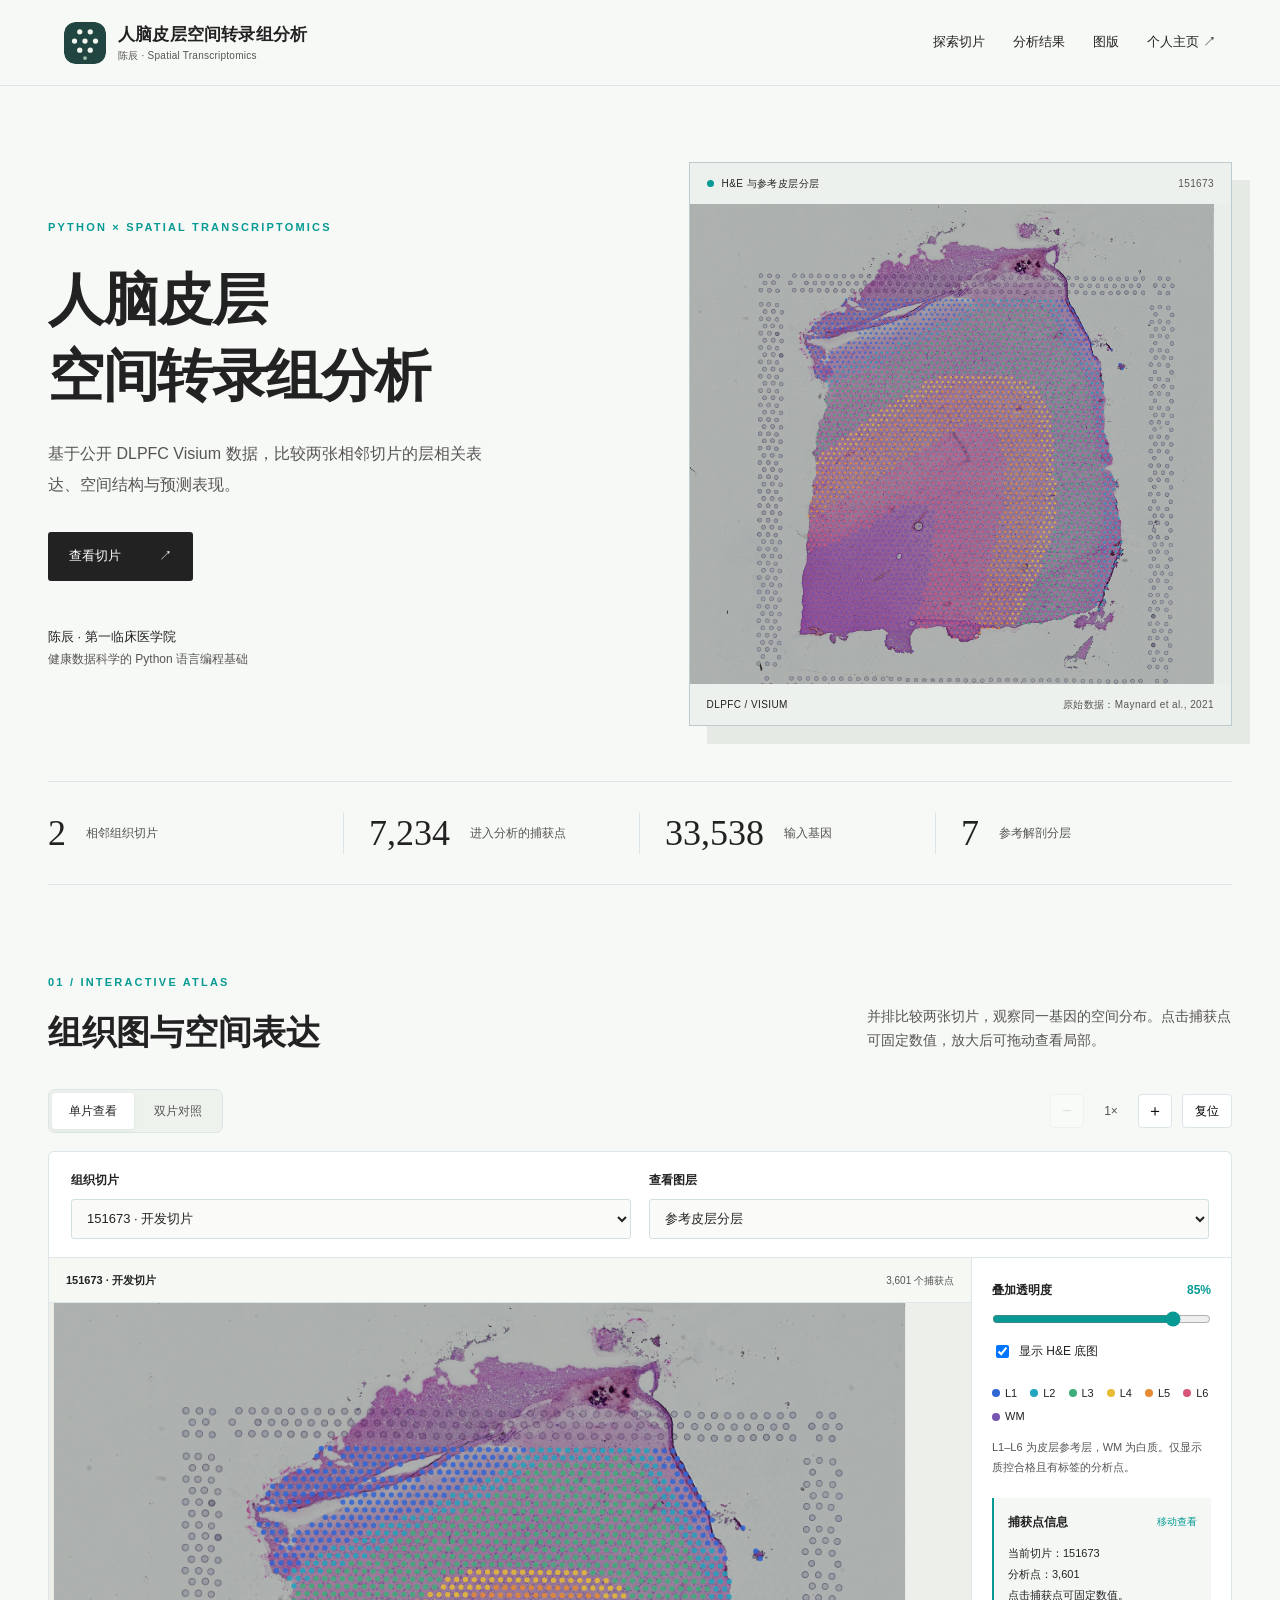
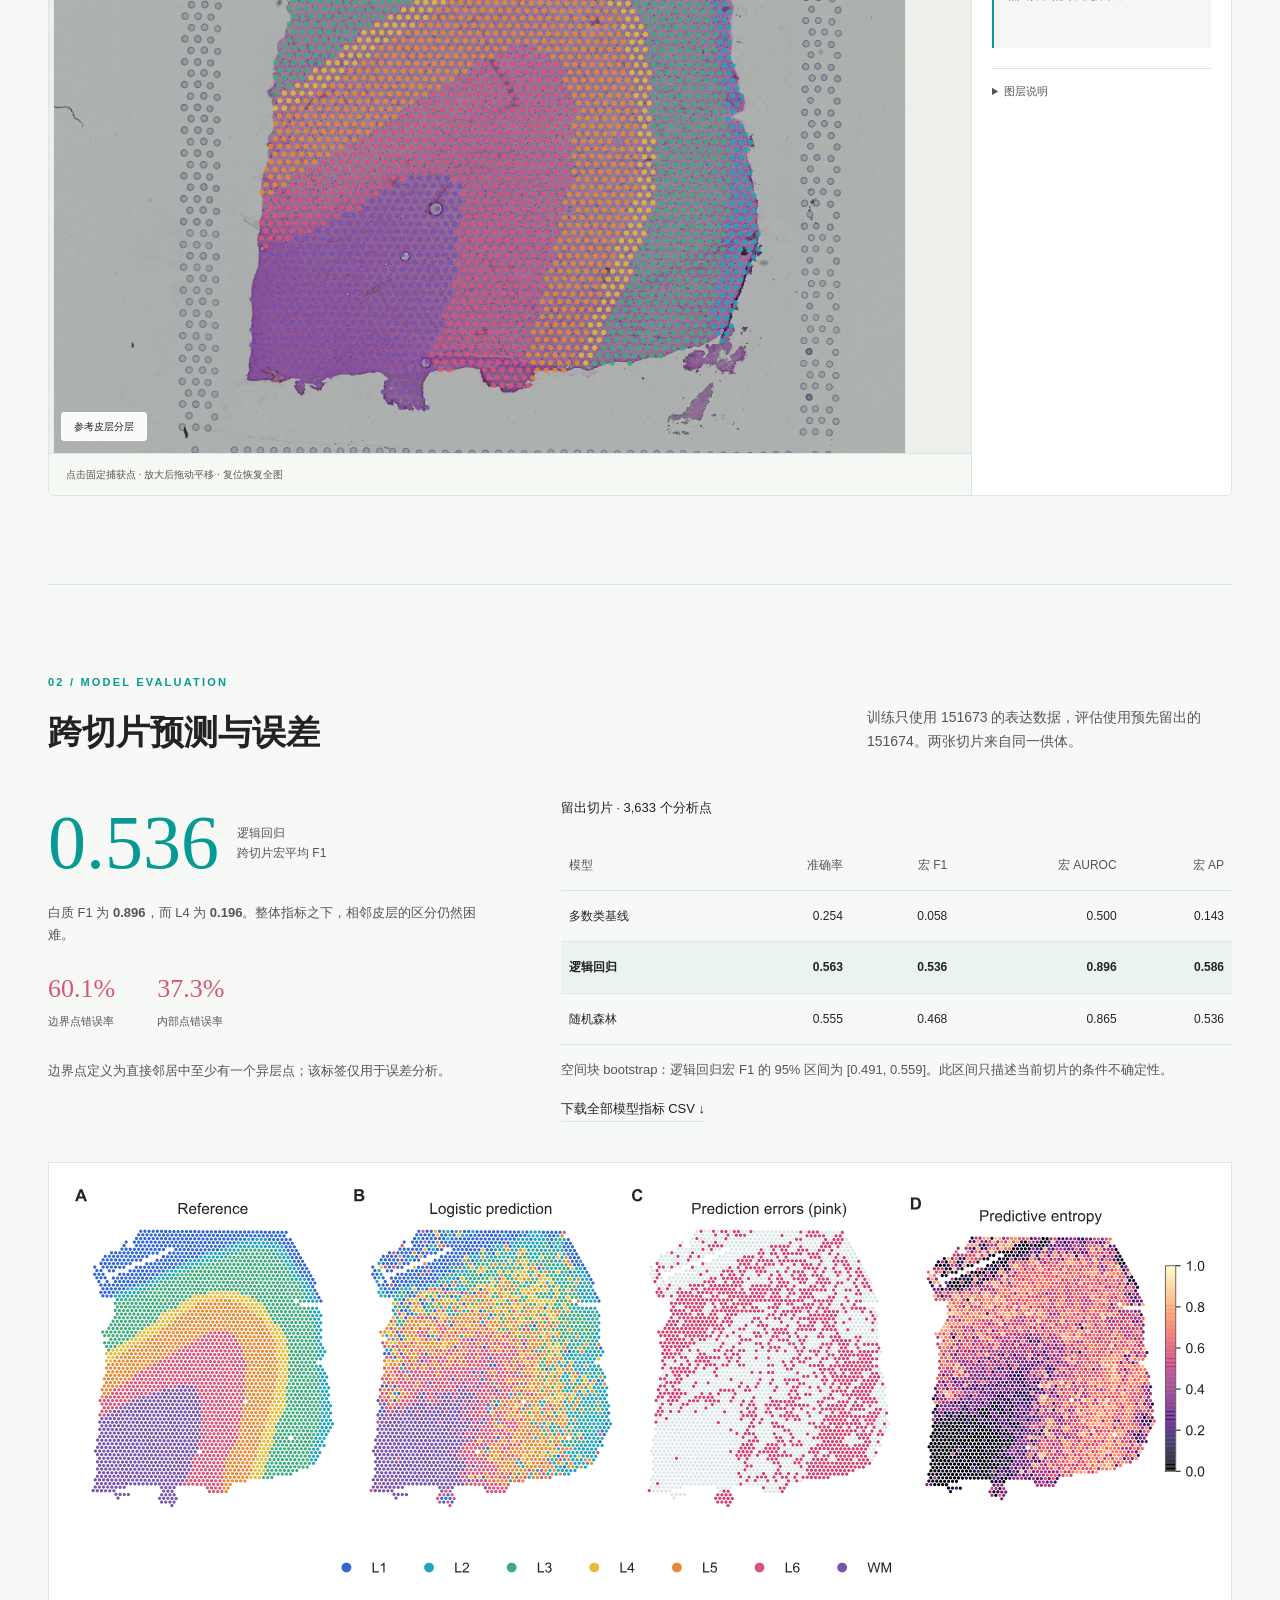
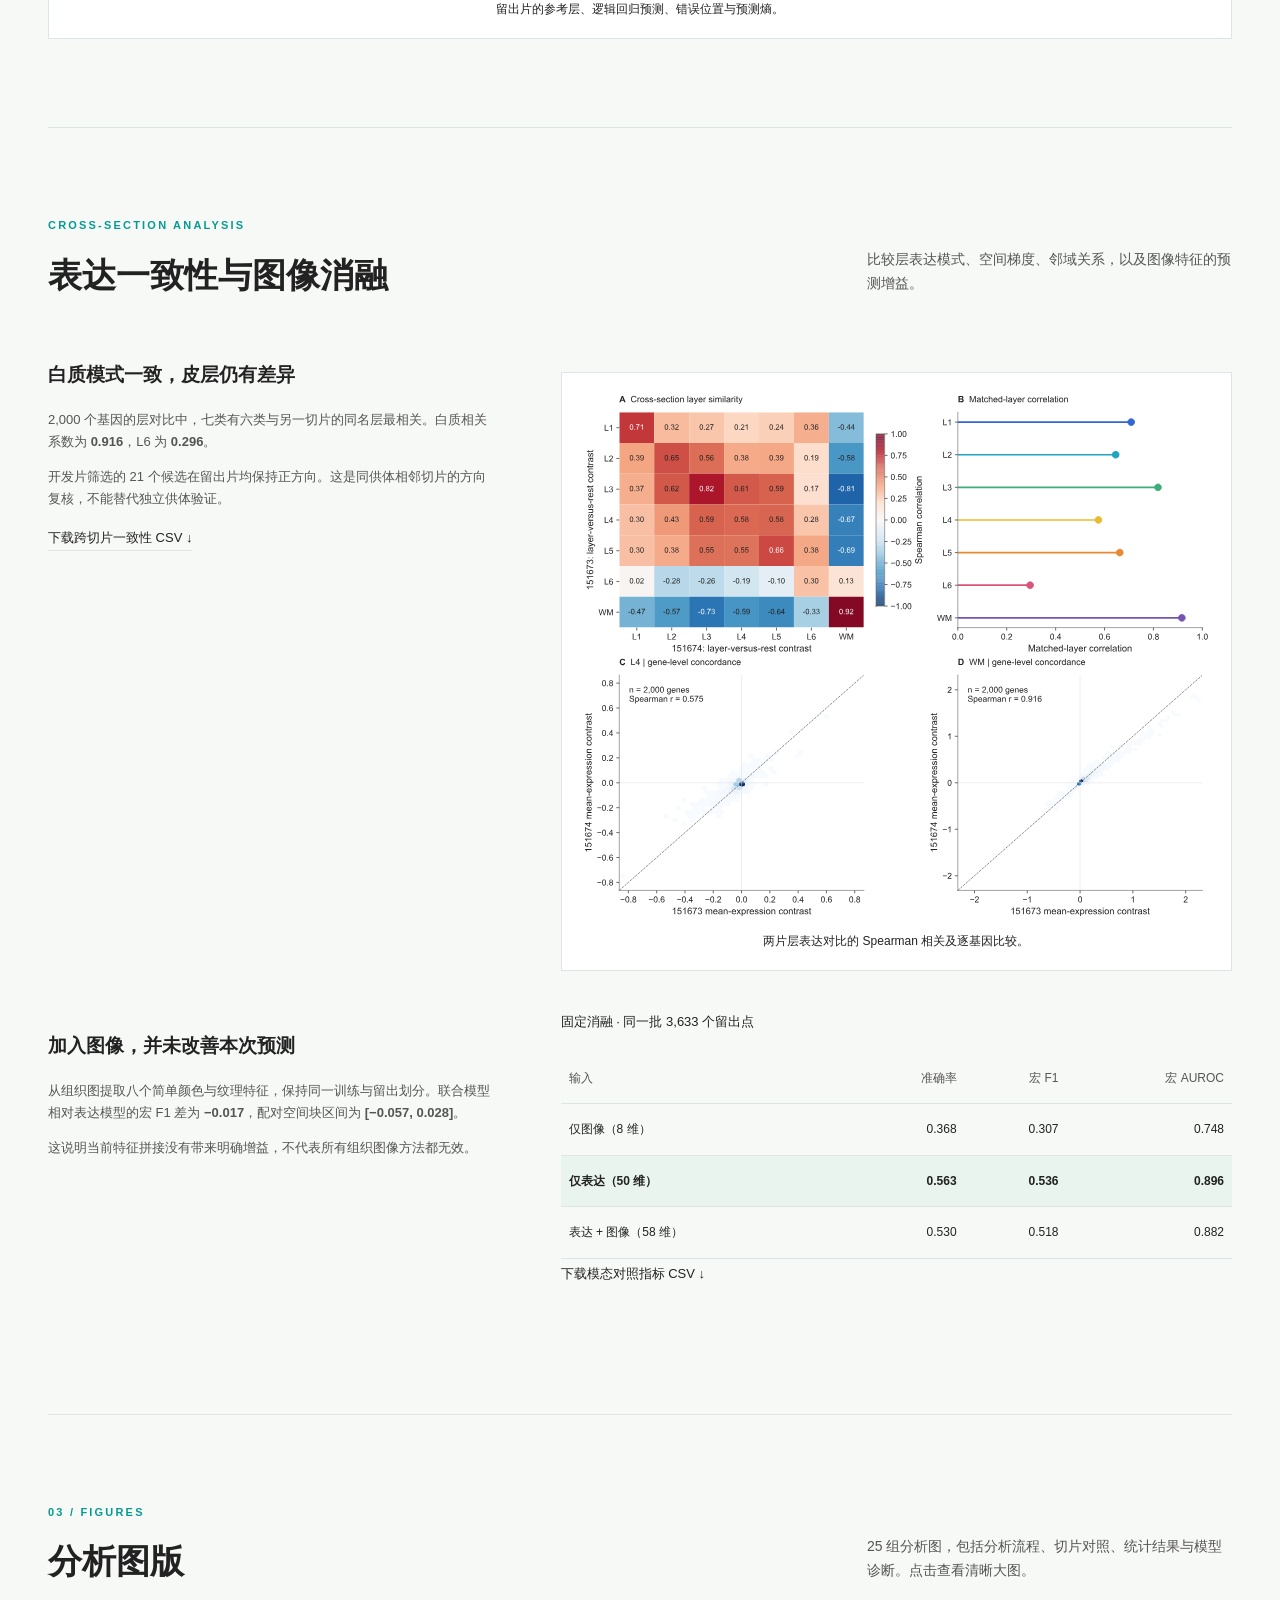
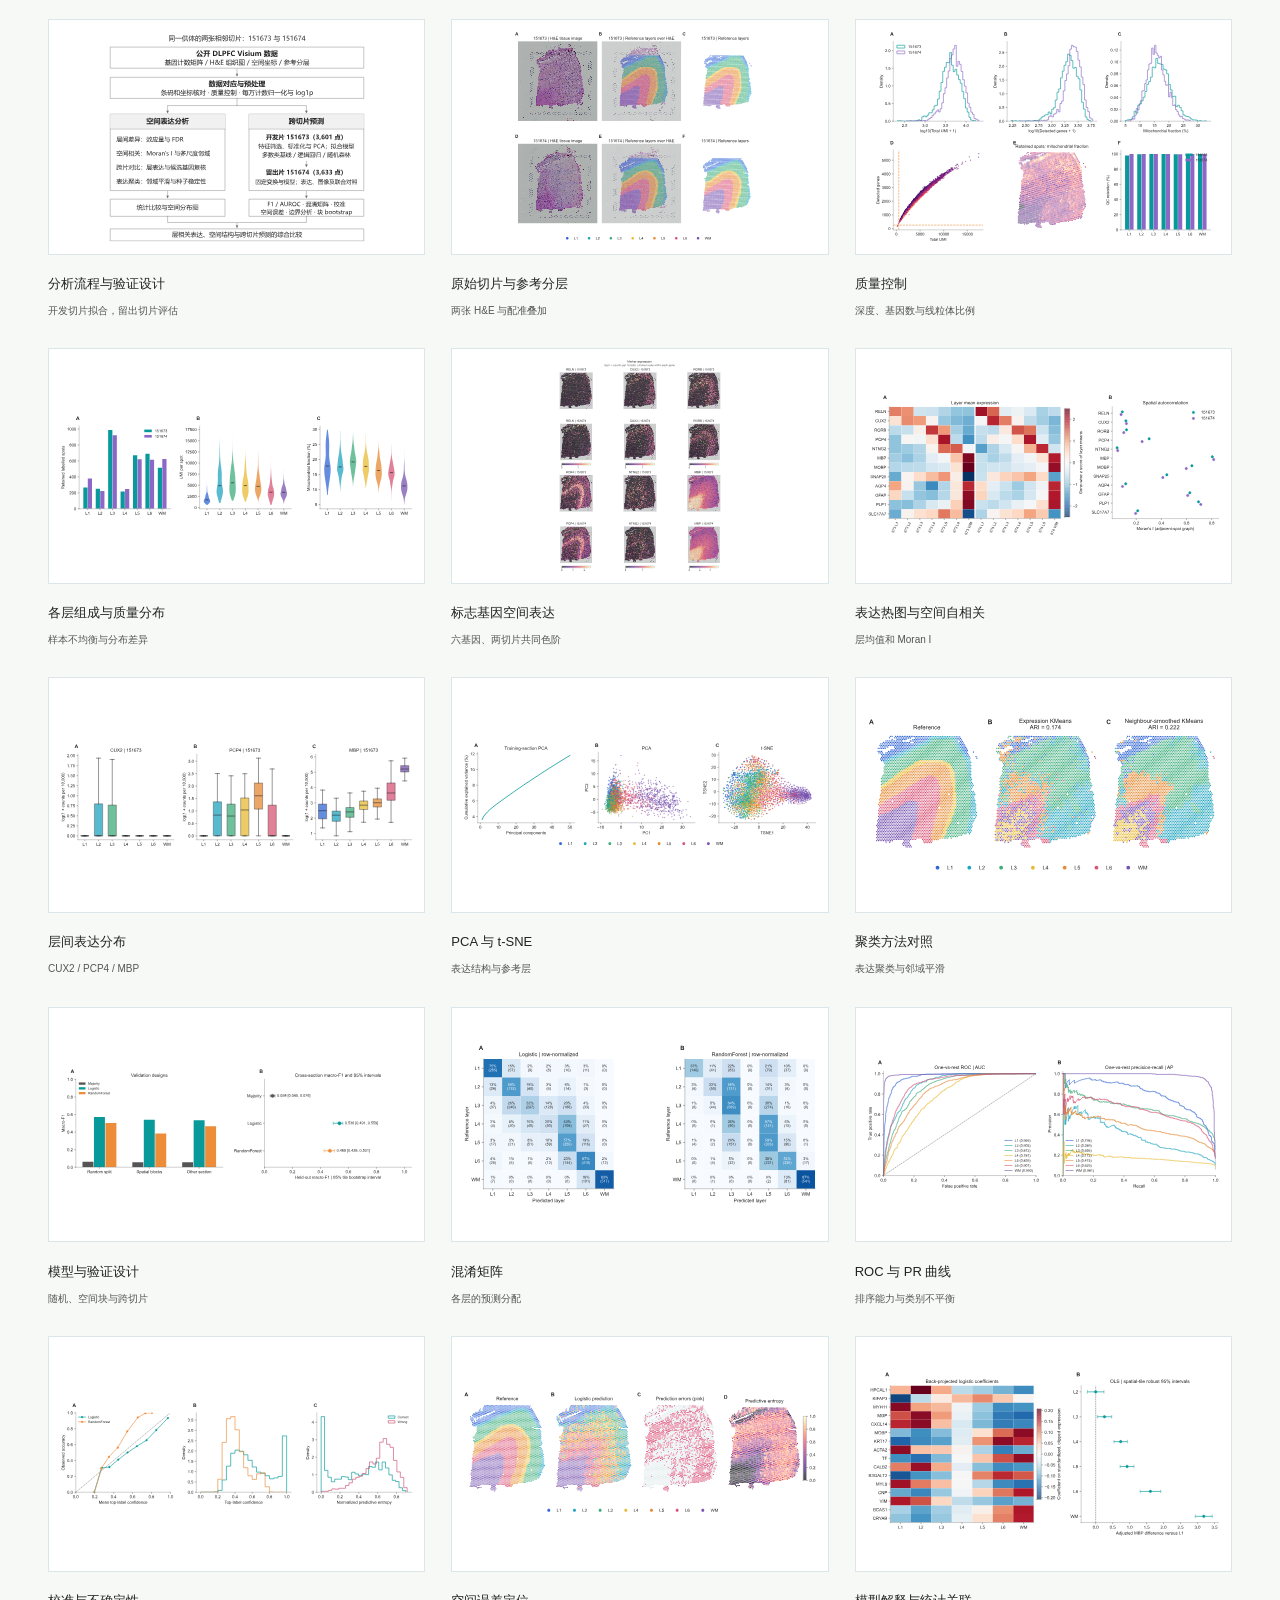
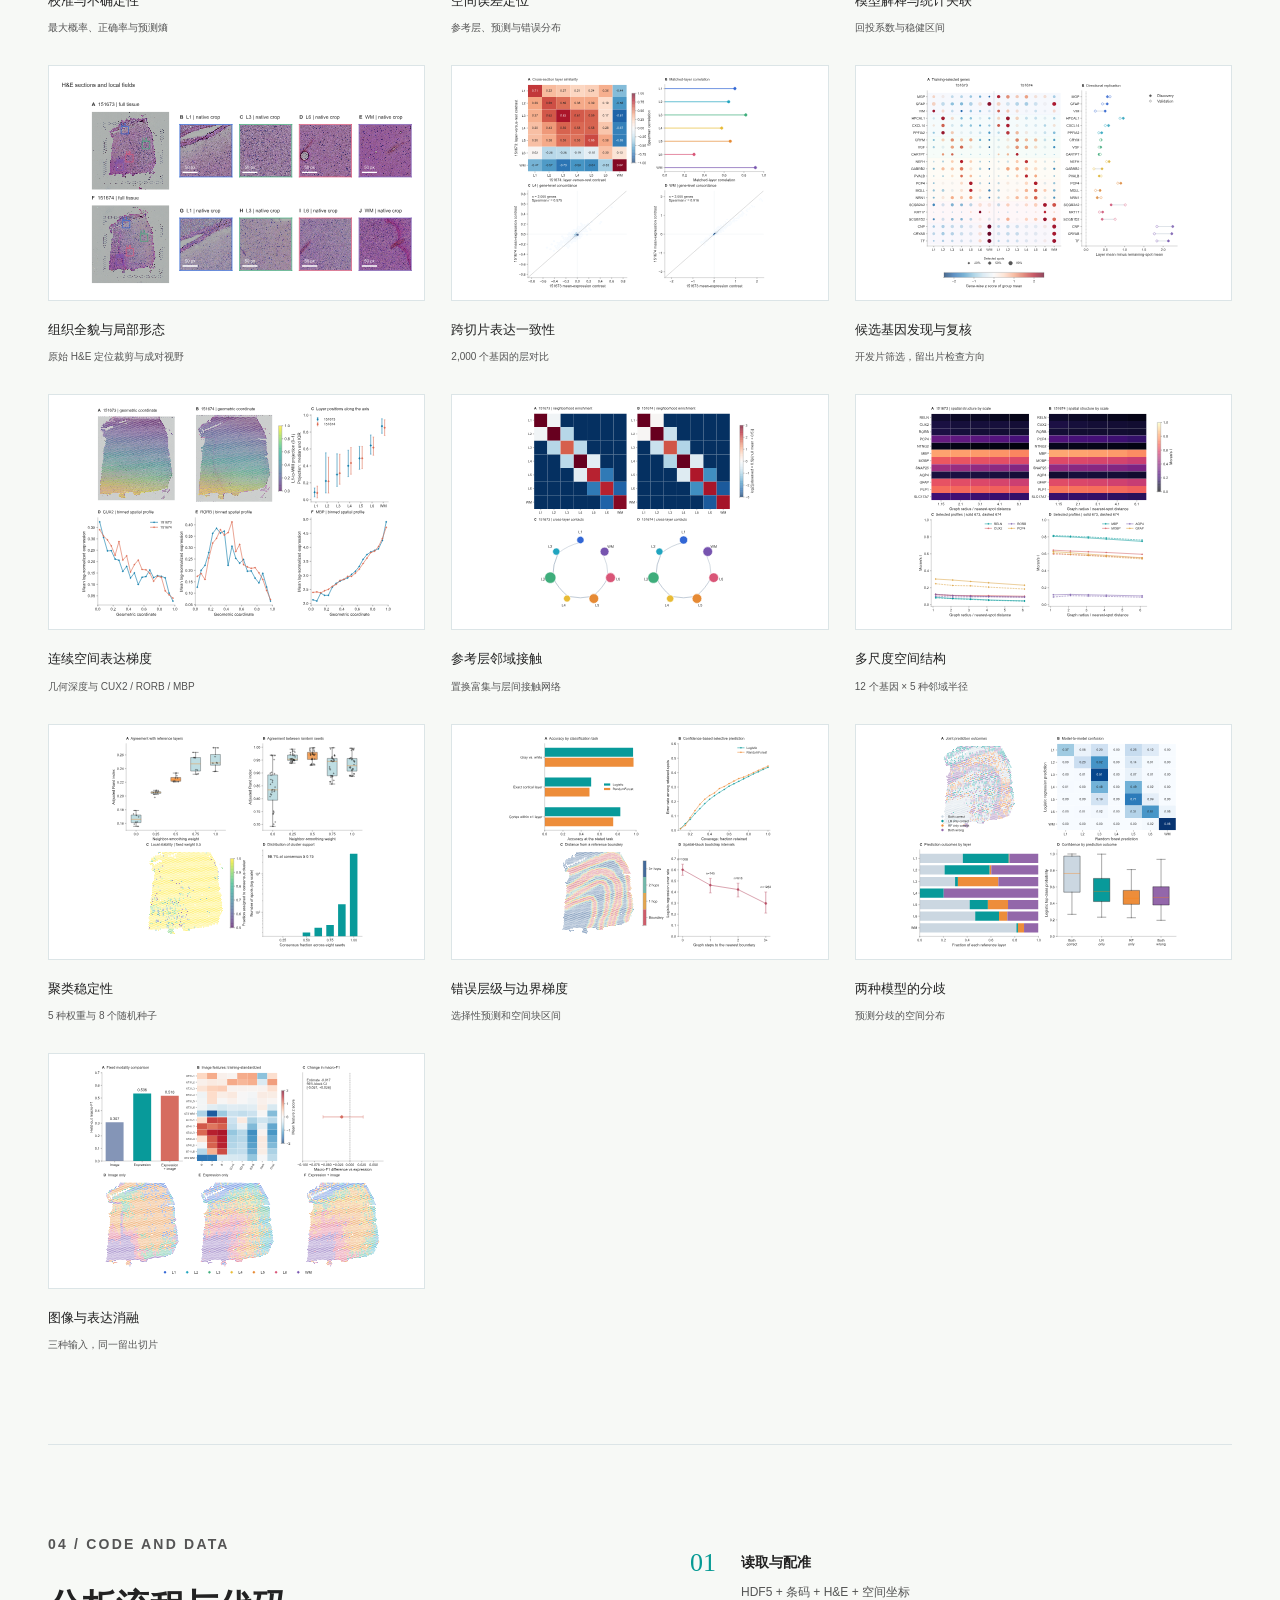
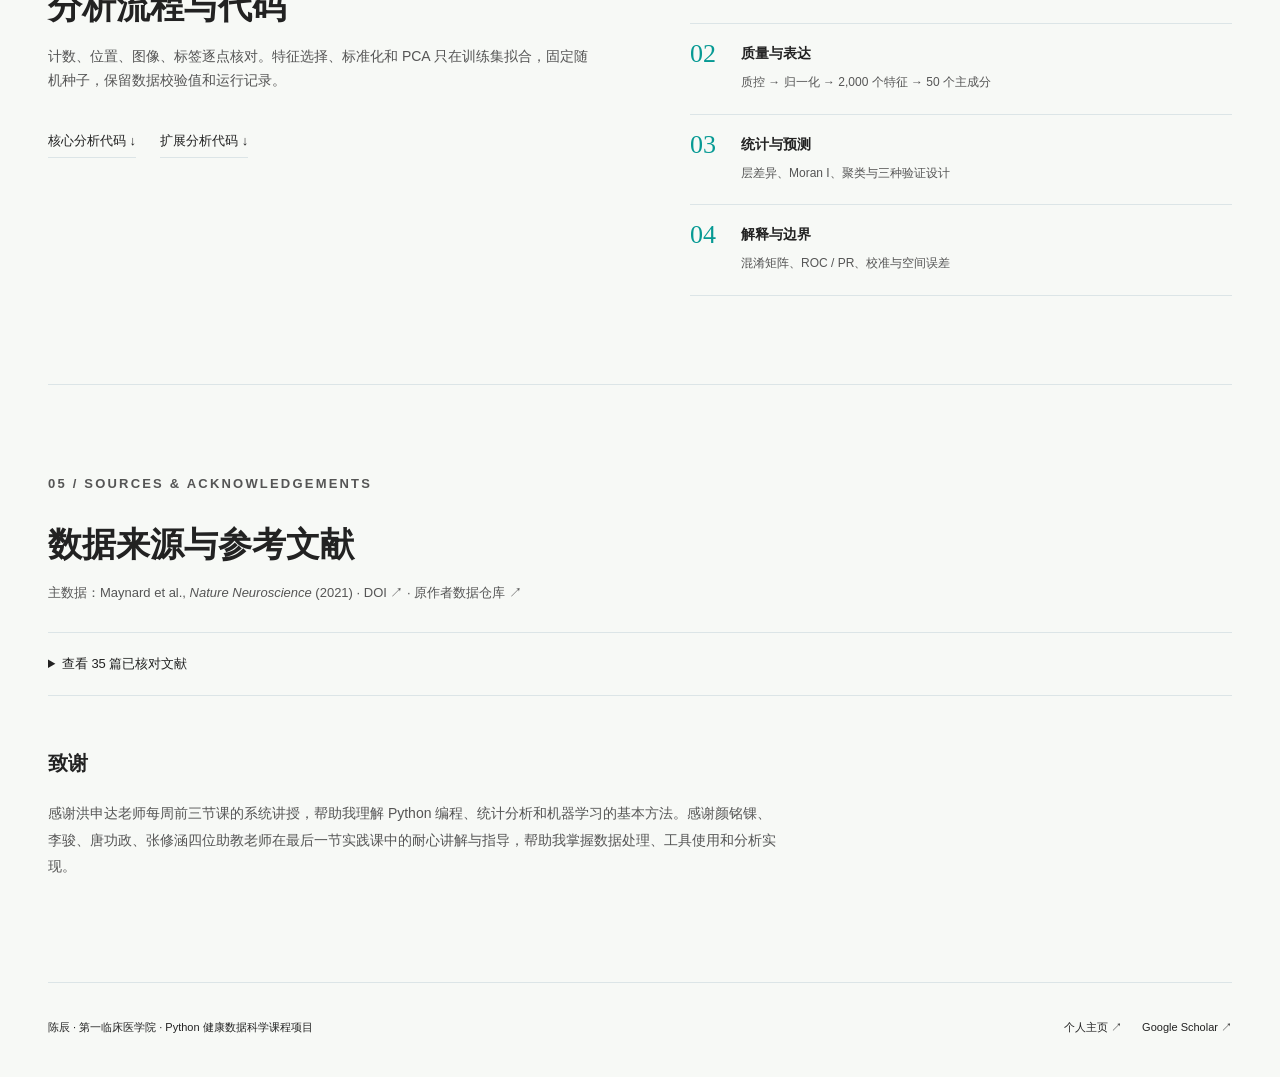
<file: docs/index.html>
<!doctype html><html lang="zh-CN"><head><meta charset="utf-8"><meta name="viewport" content="width=device-width, initial-scale=1"><title>人脑皮层空间转录组分析 · 陈辰</title><meta name="description" content="真实人脑皮层空间转录组的 Python 课程分析：原始 H&E、基因表达、跨切片预测与可复现结果。"><link rel="icon" href="assets/favicon.svg?v=20261026-explorer-refresh" type="image/svg+xml"><link rel="canonical" href="https://ccipad123.github.io/spatial-transcriptomics/"><meta name="site-revision" content="20261026-acknowledgements"><link rel="stylesheet" href="style.css?v=20261026-explorer-refresh"></head>
<body><header><a class="brand" href="#top" aria-label="人脑皮层空间转录组分析，返回首页"><img class="brand-mark" src="assets/favicon.svg?v=20261026-explorer-refresh" alt="" width="42" height="42"><span class="brand-copy"><b>人脑皮层空间转录组分析</b><small>陈辰 · Spatial Transcriptomics</small></span></a><nav aria-label="主导航"><a href="#explorer">探索切片</a><a href="#results">分析结果</a><a href="#gallery">图版</a><a href="https://ccipad123.github.io/" target="_blank" rel="noopener">个人主页 ↗</a></nav></header>
<main id="top"><section class="hero"><div class="hero-copy"><p class="eyebrow">PYTHON × SPATIAL TRANSCRIPTOMICS</p><h1>人脑皮层<br>空间转录组分析</h1><p class="intro">基于公开 DLPFC Visium 数据，比较两张相邻切片的层相关表达、空间结构与预测表现。</p><div class="actions"><a class="button" href="#explorer">查看切片 <span>↗</span></a></div><div class="authorline">陈辰 · 第一临床医学院<br><span>健康数据科学的 Python 语言编程基础</span></div></div><div class="hero-visual"><div class="visual-top"><span class="live-dot"></span>H&E 与参考皮层分层<span>151673</span></div><svg id="hero-canvas" xmlns="http://www.w3.org/2000/svg" viewBox="0 0 900 1000" role="img" aria-label="151673 切片组织图与参考层叠加预览"></svg><div class="visual-footer">DLPFC / VISIUM<span>原始数据：Maynard et al., 2021</span></div></div></section>
<div class="facts"><div><b>2</b><span>相邻组织切片</span></div><div><b>7,234</b><span>进入分析的捕获点</span></div><div><b>33,538</b><span>输入基因</span></div><div><b>7</b><span>参考解剖分层</span></div></div>
<section id="explorer" class="section">
  <div class="section-heading">
    <div><p class="eyebrow">01 / INTERACTIVE ATLAS</p><h2>组织图与空间表达</h2></div>
    <p>并排比较两张切片，观察同一基因的空间分布。点击捕获点可固定数值，放大后可拖动查看局部。</p>
  </div>
  <div class="explorer-tools">
    <div class="view-switch" role="group" aria-label="切片显示方式">
      <button id="single-view" type="button" aria-pressed="true">单片查看</button>
      <button id="compare-view" type="button" aria-pressed="false">双片对照</button>
    </div>
    <div class="zoom-tools" role="group" aria-label="缩放控制">
      <button id="zoom-out" type="button" aria-label="缩小切片" title="缩小">−</button>
      <output id="zoom-value" aria-label="放大倍数">1×</output>
      <button id="zoom-in" type="button" aria-label="放大切片" title="放大">＋</button>
      <button id="reset-view" class="reset-view" type="button">复位</button>
    </div>
  </div>
  <div class="explorer-selectors">
    <div class="field" id="sample-control"><label for="sample">组织切片</label><select id="sample"><option value="151673">151673 · 开发切片</option><option value="151674">151674 · 留出切片</option></select></div>
    <div class="field"><label for="mode">查看图层</label><select id="mode"><option value="layers">参考皮层分层</option><option value="he">H&amp;E 组织原图</option><option value="gene">标志基因表达</option><option value="pred">逻辑回归预测</option><option value="error">预测错误位置</option><option value="entropy">预测不确定性</option></select></div>
    <div class="field" id="gene-controls" hidden><label for="gene">标志基因</label><select id="gene"></select></div>
  </div>
  <div class="explorer" id="explorer-workspace">
    <div class="viewer-stack">
      <div class="slice-views" id="slice-views">
        <div class="canvas-wrap">
          <div class="slice-title"><b id="slice-title">151673 · 开发切片</b><span id="slice-count">3,601 个捕获点</span></div>
          <div class="svg-frame"><svg id="viewer" class="spatial-view" xmlns="http://www.w3.org/2000/svg" viewBox="0 0 1100 1200" role="img" aria-label="空间切片；点击捕获点固定数值，放大后拖动平移" aria-describedby="viewer-help" tabindex="0"></svg><span class="canvas-label" id="canvas-label">参考皮层分层</span></div>
        </div>
        <div class="canvas-wrap" id="compare-panel" hidden>
          <div class="slice-title"><b>151674 · 留出切片</b><span>3,633 个捕获点</span></div>
          <div class="svg-frame"><svg id="compare-canvas" class="spatial-view" xmlns="http://www.w3.org/2000/svg" viewBox="0 0 1100 1200" role="img" aria-label="151674 对照切片；点击捕获点固定数值，放大后拖动平移" aria-describedby="viewer-help" tabindex="0"></svg><span class="canvas-label" id="compare-label">参考皮层分层</span></div>
        </div>
      </div>
      <p class="viewer-help" id="viewer-help">点击固定捕获点 · 放大后拖动平移 · 复位恢复全图</p>
    </div>
    <aside class="controls" aria-label="图层显示和捕获点信息">
      <label for="opacity">叠加透明度 <output id="opacity-value">85%</output></label><input id="opacity" type="range" min="0" max="100" value="85">
      <label class="check"><input id="histology" type="checkbox" checked> 显示 H&amp;E 底图</label>
      <div id="legend" class="legend"></div><p id="mode-note" class="small"></p>
      <div class="spot-info" aria-live="polite"><div class="spot-heading"><b>捕获点信息</b><span id="spot-state">移动查看</span></div><p id="spot-info"></p><button id="clear-spot" type="button" hidden>取消固定</button></div>
      <details class="viewer-details"><summary>图层说明</summary><p class="small">H&amp;E 为作者发布的 2000 × 2000 像素缩小图。每个捕获点可能包含多个细胞。两张切片保留各自的原始坐标，未进行切片间图像配准。</p><p class="small">聚焦切片后，可用＋／－缩放、方向键平移、0 复位、Esc 取消固定。</p></details>
    </aside>
  </div>
</section>
<section id="results" class="section results-section"><div class="section-heading"><div><p class="eyebrow">02 / MODEL EVALUATION</p><h2>跨切片预测与误差</h2></div><p>训练只使用 151673 的表达数据，评估使用预先留出的 151674。两张切片来自同一供体。</p></div><div class="result-layout"><div><div class="score"><b>0.536</b><span>逻辑回归<br>跨切片宏平均 F1</span></div><p>白质 F1 为 <strong>0.896</strong>，而 L4 为 <strong>0.196</strong>。整体指标之下，相邻皮层的区分仍然困难。</p><div class="error-stat"><span><b>60.1%</b>边界点错误率</span><span><b>37.3%</b>内部点错误率</span></div><p class="small">边界点定义为直接邻居中至少有一个异层点；该标签仅用于误差分析。</p></div><div class="table-wrap"><table><caption>留出切片 · 3,633 个分析点</caption><thead><tr><th>模型</th><th>准确率</th><th>宏 F1</th><th>宏 AUROC</th><th>宏 AP</th></tr></thead><tbody id="metrics"></tbody></table><p class="small">空间块 bootstrap：逻辑回归宏 F1 的 95% 区间为 [0.491, 0.559]。此区间只描述当前切片的条件不确定性。</p><a class="text-link" href="assets/model_metrics.csv" download>下载全部模型指标 CSV ↓</a></div></div><figure class="wide-figure"><img src="assets/14_spatial_prediction_errors.svg" alt="留出切片的参考层、预测层、错误位置与预测熵对比" loading="lazy"><figcaption>留出片的参考层、逻辑回归预测、错误位置与预测熵。</figcaption></figure></section>
<section id="extended" class="section"><div class="section-heading"><div><p class="eyebrow">CROSS-SECTION ANALYSIS</p><h2>表达一致性与图像消融</h2></div><p>比较层表达模式、空间梯度、邻域关系，以及图像特征的预测增益。</p></div><div class="result-layout"><div><h3>白质模式一致，皮层仍有差异</h3><p>2,000 个基因的层对比中，七类有六类与另一切片的同名层最相关。白质相关系数为 <strong>0.916</strong>，L6 为 <strong>0.296</strong>。</p><p>开发片筛选的 21 个候选在留出片均保持正方向。这是同供体相邻切片的方向复核，不能替代独立供体验证。</p><a class="text-link" href="assets/layer_replication.csv" download>下载跨切片一致性 CSV ↓</a></div><figure class="wide-figure"><img src="assets/18_cross_section_replication.svg" alt="两片七层表达对比相关性与 L4、白质基因对照" loading="lazy"><figcaption>两片层表达对比的 Spearman 相关及逐基因比较。</figcaption></figure></div><div class="result-layout"><div><h3>加入图像，并未改善本次预测</h3><p>从组织图提取八个简单颜色与纹理特征，保持同一训练与留出划分。联合模型相对表达模型的宏 F1 差为 <strong>−0.017</strong>，配对空间块区间为 <strong>[−0.057, 0.028]</strong>。</p><p>这说明当前特征拼接没有带来明确增益，不代表所有组织图像方法都无效。</p></div><div class="table-wrap"><table><caption>固定消融 · 同一批 3,633 个留出点</caption><thead><tr><th>输入</th><th>准确率</th><th>宏 F1</th><th>宏 AUROC</th></tr></thead><tbody id="modality-metrics"></tbody></table><a class="text-link" href="assets/modality_model_metrics.csv" download>下载模态对照指标 CSV ↓</a></div></div></section>
<section id="gallery" class="section"><div class="section-heading"><div><p class="eyebrow">03 / FIGURES</p><h2>分析图版</h2></div><p>25 组分析图，包括分析流程、切片对照、统计结果与模型诊断。点击查看清晰大图。</p></div><div class="gallery" id="figure-grid"></div></section>
<section class="section methods"><div><p class="eyebrow">04 / CODE AND DATA</p><h2>分析流程与代码</h2><p>计数、位置、图像、标签逐点核对。特征选择、标准化和 PCA 只在训练集拟合，固定随机种子，保留数据校验值和运行记录。</p><div class="actions"><a class="text-link" href="assets/analyze.py" download>核心分析代码 ↓</a><a class="text-link" href="assets/extended_analysis.py" download>扩展分析代码 ↓</a></div></div><ol class="pipeline"><li><span>01</span><div><b>读取与配准</b><p>HDF5 + 条码 + H&E + 空间坐标</p></div></li><li><span>02</span><div><b>质量与表达</b><p>质控 → 归一化 → 2,000 个特征 → 50 个主成分</p></div></li><li><span>03</span><div><b>统计与预测</b><p>层差异、Moran I、聚类与三种验证设计</p></div></li><li><span>04</span><div><b>解释与边界</b><p>混淆矩阵、ROC / PR、校准与空间误差</p></div></li></ol></section>
<section class="section sources"><p class="eyebrow">05 / SOURCES & ACKNOWLEDGEMENTS</p><h2>数据来源与参考文献</h2><p>主数据：Maynard et al., <i>Nature Neuroscience</i> (2021) · <a href="https://doi.org/10.1038/s41593-020-00787-0" target="_blank" rel="noopener">DOI ↗</a> · <a href="https://github.com/LieberInstitute/HumanPilot" target="_blank" rel="noopener">原作者数据仓库 ↗</a></p><details><summary>查看 35 篇已核对文献</summary><ol id="references"></ol></details><div class="thanks"><h3>致谢</h3><p>感谢<span style="white-space:nowrap">洪申达</span>老师每周前三节课的系统讲授，帮助我理解 Python 编程、统计分析和机器学习的基本方法。感谢<span style="white-space:nowrap">颜铭锞</span>、<span style="white-space:nowrap">李骏</span>、<span style="white-space:nowrap">唐功政</span>、<span style="white-space:nowrap">张修涵</span>四位助教老师在最后一节实践课中的耐心讲解与指导，帮助我掌握数据处理、工具使用和分析实现。</p></div></section></main>
<footer><span>陈辰 · 第一临床医学院 · Python 健康数据科学课程项目</span><div><a href="https://ccipad123.github.io/">个人主页 ↗</a><a href="https://scholar.google.com/citations?view_op=list_works&amp;hl=zh-CN&amp;user=6bYDKs4AAAAJ">Google Scholar ↗</a></div></footer>
<dialog id="image-dialog"><button id="close-dialog" aria-label="关闭大图">×</button><img id="dialog-image" alt=""><p id="dialog-caption"></p><div class="dialog-actions"><a id="download-svg" href="assets/01_mindmap.svg" download>下载 SVG</a></div></dialog>
<script src="data.js"></script><script src="results.js"></script><script src="references.js"></script><script src="app.js?v=20261026-explorer-refresh"></script></body></html>
</file>
<file: docs/style.css>
:root{--ink:#222222;--muted:#555555;--teal:#079a94;--line:#dce5e7;--paper:#f7f9f6;--rose:#d95577}*{box-sizing:border-box}html{scroll-behavior:smooth;scroll-padding-top:90px}body{margin:0;background:var(--paper);color:var(--ink);font-family:-apple-system,BlinkMacSystemFont,"PingFang SC","Microsoft YaHei",sans-serif;line-height:1.7}a{color:inherit;text-decoration:none}a:hover{color:var(--teal)}button,select,input{font:inherit}button,a,select,input,summary{touch-action:manipulation}a:focus-visible,button:focus-visible,select:focus-visible,summary:focus-visible,input:focus-visible{outline:3px solid #e59c29;outline-offset:4px}header{height:86px;padding:0 5%;display:flex;align-items:center;justify-content:space-between;background:#f7f9f6f0;border-bottom:1px solid var(--line);position:sticky;top:0;z-index:10;backdrop-filter:blur(16px)}.brand{display:flex;gap:14px;align-items:center}.brand-mark{border:1px solid var(--ink);width:38px;height:38px;display:grid;place-items:center;font-family:Georgia,serif;font-size:18px}.brand-note{font-size:12px;color:var(--muted);border-left:1px solid var(--line);padding-left:15px}nav{display:flex;gap:28px;font-size:13px}main{max-width:1280px;margin:auto;padding:0 48px}.hero{display:grid;grid-template-columns:1.05fr 1fr;gap:70px;align-items:center;padding:76px 0 55px}.eyebrow{font-size:11px;letter-spacing:2.2px;font-weight:700;color:var(--teal);margin:0 0 25px}h1{font-family:"Songti SC","Noto Serif CJK SC",serif;font-weight:600;font-size:clamp(42px,4.4vw,64px);line-height:1.35;letter-spacing:-1.5px;margin:0 0 24px}h1 span{color:var(--teal)}.intro{font-size:16px;color:var(--muted);max-width:440px;line-height:1.95}.actions{display:flex;align-items:center;flex-wrap:wrap;gap:24px;margin:32px 0}.button{display:inline-flex;gap:38px;background:var(--ink);color:#fff;padding:13px 21px;font-size:13px;border-radius:3px}.button:hover{background:var(--teal);color:white}.text-link{font-size:13px;border-bottom:1px solid var(--line);padding:5px 0}.authorline{margin-top:45px;font-size:13px}.authorline span{font-size:12px;color:var(--muted)}.hero-visual{border:1px solid #bdccd1;background:#edf1ed;box-shadow:18px 18px 0 #e5ebe4}.visual-top,.visual-footer{padding:12px 17px;display:flex;align-items:center;gap:8px;font-size:10px;letter-spacing:.4px}.visual-top>span:last-child,.visual-footer>span{margin-left:auto;color:var(--muted)}.live-dot{height:7px;width:7px;border-radius:50%;background:var(--teal)}#hero-canvas{display:block;width:100%;height:auto;max-height:480px;object-fit:contain;background:#e9eeea}.facts{display:grid;grid-template-columns:repeat(4,1fr);border-top:1px solid var(--line);border-bottom:1px solid var(--line);padding:30px 0}.facts div{display:flex;align-items:center;gap:20px;padding-left:25px;border-right:1px solid var(--line)}.facts div:first-child{padding-left:0}.facts div:last-child{border:0}.facts b{font:36px Georgia,serif;font-variant-numeric:tabular-nums}.facts span{font-size:12px;color:var(--muted)}.section{padding:88px 0;border-bottom:1px solid var(--line)}.section-heading{display:flex;justify-content:space-between;gap:40px;margin-bottom:32px;align-items:flex-end}h2{font-family:"Songti SC",serif;font-size:34px;font-weight:600;line-height:1.45;margin:0}.section-heading>p{max-width:365px;color:var(--muted);font-size:14px;margin:0 0 4px}.section-heading .eyebrow{margin-bottom:16px}.explorer{display:grid;grid-template-columns:minmax(0,1fr) 285px;border:1px solid var(--line);background:white}.canvas-wrap{position:relative;background:#edf0ea;overflow:hidden;display:flex;align-items:center;justify-content:center}#viewer{width:100%;max-height:750px;object-fit:contain;display:block;cursor:crosshair}.canvas-label{position:absolute;left:20px;bottom:18px;background:#fffffff0;padding:5px 12px;font-size:11px;border:1px solid #ffffff}.controls{padding:25px 23px;border-left:1px solid var(--line)}label:not(.check){display:block;font-size:12px;font-weight:600;margin:0 0 8px}select{width:100%;padding:9px 11px;background:#f8faf9;border:1px solid #d3dfe1;border-radius:3px;color:var(--ink);font-size:12px;margin-bottom:20px}input[type=range]{width:100%;accent-color:var(--teal);margin:0 0 14px}.check{font-size:12px;display:flex;align-items:center;gap:7px}output{float:right;color:var(--teal)}.legend{display:flex;flex-wrap:wrap;gap:5px 13px;margin:22px 0 12px;font-size:11px}.legend span{display:flex;align-items:center;gap:5px}.legend i{width:8px;height:8px;border-radius:50%;display:inline-block}.gradient{width:100%;height:9px;background:linear-gradient(90deg,#100e27,#812581,#e45666,#f9d494)}.legend .scale{display:flex;width:100%;justify-content:space-between;font-size:10px}.small{font-size:11px;color:var(--muted);line-height:1.8}.spot-info{padding:15px;background:#f2f6f4;border-left:2px solid var(--teal);margin-top:20px;min-height:138px}.spot-info b{font-size:12px}.spot-info p{font-size:11px;word-break:break-word;white-space:pre-line;margin-bottom:0}.result-layout{display:grid;grid-template-columns:.8fr 1.2fr;gap:65px;margin:40px 0}.score{display:flex;align-items:center;gap:18px}.score>b{font:76px Georgia,serif;color:var(--teal);line-height:1.2}.score>span{font-size:12px;color:var(--muted)}.result-layout p{font-size:13px;color:var(--muted)}.error-stat{display:flex;gap:42px;padding:15px 0}.error-stat span{font-size:11px;color:var(--muted)}.error-stat b{display:block;font:26px Georgia,serif;color:var(--rose);margin-bottom:8px}table{width:100%;border-collapse:collapse;font-size:12px;white-space:nowrap}caption{text-align:left;font-size:13px;padding-bottom:20px;color:var(--ink)}td,th{text-align:right;padding:15px 8px;border-bottom:1px solid var(--line);font-variant-numeric:tabular-nums}th:first-child,td:first-child{text-align:left}th{font-weight:500;color:var(--muted)}tbody tr:nth-child(2){background:#eaf4ef;font-weight:600}.table-wrap{overflow-x:auto}.wide-figure{margin:32px 0 0;background:white;border:1px solid var(--line);padding:18px}.wide-figure img{width:100%;height:auto;display:block}figcaption{font-size:12px;color:var(--ink);text-align:center;padding-top:10px}.gallery{display:grid;grid-template-columns:repeat(3,1fr);gap:26px}.gallery button{background:transparent;border:0;padding:0;text-align:left;color:var(--ink);cursor:zoom-in}.gallery img{width:100%;aspect-ratio:1.6;object-fit:contain;background:white;border:1px solid var(--line);padding:10px;transition:transform .2s}.gallery button:hover img{transform:translateY(-4px)}.gallery b{display:block;font-size:13px;font-weight:500;margin-top:10px}.gallery span{font-size:10px;color:var(--muted)}.methods{display:grid;grid-template-columns:1fr 1fr;gap:100px}.methods p{font-size:14px;color:var(--muted)}.pipeline{padding:0;list-style:none;margin:0}.pipeline li{display:flex;gap:25px;border-bottom:1px solid var(--line);padding:15px 0}.pipeline li>span{font:26px Georgia,serif;color:var(--teal)}.pipeline b{font-weight:600;font-size:14px}.pipeline p{font-size:12px;margin:6px 0}.sources>p{font-size:13px;color:var(--muted)}.sources details{margin-top:28px;border-top:1px solid var(--line);border-bottom:1px solid var(--line);padding:20px 0}.sources summary{font-size:13px;cursor:pointer}.sources li{font-size:12px;padding:7px 0}.sources li a{color:var(--teal)}.thanks{max-width:750px;padding-top:30px}.thanks h3{font-size:20px}.thanks p{font-size:14px;line-height:1.9;color:var(--muted)}footer{max-width:1280px;margin:auto;padding:35px 48px 40px;display:flex;gap:25px;flex-wrap:wrap;justify-content:space-between;font-size:11px}footer div{display:flex;gap:20px}footer small{width:100%;color:var(--muted)}dialog{max-width:96vw;max-height:94vh;border:0;padding:30px;background:white;box-shadow:0 20px 90px #0004}dialog::backdrop{background:#18324dcc}dialog img{display:block;max-width:88vw;max-height:77vh;object-fit:contain}dialog p{font-size:13px;margin-bottom:0}dialog button{position:absolute;right:7px;top:3px;border:0;background:white;font-size:24px;cursor:pointer}@media(max-width:950px){main{padding:0 25px}header{padding:0 25px}.brand-note{display:none}.hero{gap:35px;padding-top:45px}.hero h1{font-size:42px}.facts b{font-size:28px}.facts div{gap:12px;padding-left:15px}.section-heading{align-items:start}.explorer{grid-template-columns:minmax(0,1fr) 240px}.controls{padding:20px 15px}.result-layout{gap:35px}.methods{gap:45px}.gallery{gap:15px}}@media(max-width:650px){header{height:70px;padding:0 18px}.brand{gap:8px}nav{gap:16px;font-size:11px}nav a:nth-child(2),nav a:nth-child(3){display:none}main{padding:0 18px}.hero{grid-template-columns:1fr;padding:35px 0 38px;gap:30px}.hero h1{font-size:44px}.intro{font-size:14px}.authorline{margin-top:25px}.hero-visual{box-shadow:8px 8px 0 #e5ebe4;margin-right:8px}#hero-canvas{max-height:390px}.facts{grid-template-columns:1fr 1fr;gap:22px;padding:25px 0}.facts div,.facts div:first-child{padding-left:10px}.facts div:nth-child(2){border:0}.facts b{font-size:30px}.facts span{font-size:10px}.section{padding:52px 0}.section-heading{display:block}.section-heading>p{margin-top:20px}h2{font-size:30px}.explorer{grid-template-columns:1fr}.controls{border-left:0;border-top:1px solid var(--line);padding:22px}.canvas-wrap{min-height:360px}.canvas-label{left:12px;bottom:12px}.result-layout{grid-template-columns:1fr;gap:25px}.gallery{grid-template-columns:1fr 1fr;gap:18px 12px}.gallery img{padding:5px}.gallery b{font-size:11px}.wide-figure{padding:5px}.methods{grid-template-columns:1fr;gap:25px}footer{padding:28px 18px}dialog{padding:25px 10px 15px}}@media(prefers-reduced-motion:reduce){html{scroll-behavior:auto}*{transition:none!important}}

#viewer{height:auto;aspect-ratio:1100/1200}#hero-canvas{aspect-ratio:900/1000}.dialog-actions{display:flex;gap:22px;padding-top:10px;font-size:12px;text-decoration:underline}


/* Project identity and slice exploration. */
[hidden]{display:none!important}
.brand{gap:12px;min-width:0}
.brand-mark{display:block;width:42px;height:42px;flex:0 0 42px;border:0;border-radius:12px}
.brand-copy{display:flex;flex-direction:column;gap:1px;line-height:1.5}
.brand-copy b{font-size:17px;font-weight:600;letter-spacing:.2px}
.brand-copy small{font-size:10px;color:var(--muted);letter-spacing:.25px}
.explorer-tools{display:flex;align-items:center;justify-content:space-between;gap:14px;margin-bottom:18px}
.view-switch{display:inline-flex;gap:3px;border:1px solid var(--line);border-radius:7px;background:#edf2ed;padding:3px}
.view-switch button{border:0;border-radius:4px;background:transparent;padding:8px 17px;font-size:12px;color:var(--muted);cursor:pointer}
.view-switch button[aria-pressed=true]{background:#fff;color:var(--ink);box-shadow:0 1px 4px #142e2510}
.view-switch button:disabled{cursor:default;opacity:.4}
.zoom-tools{display:flex;align-items:center;gap:5px}
.zoom-tools button{background:white;border:1px solid var(--line);border-radius:4px;width:34px;height:34px;cursor:pointer;line-height:1}
.zoom-tools button:hover:not(:disabled){border-color:var(--teal);color:var(--teal)}
.zoom-tools button:disabled{opacity:.35;cursor:default}
.zoom-tools output{float:none;min-width:44px;text-align:center;font-size:12px;font-variant-numeric:tabular-nums;color:var(--muted)}
.zoom-tools .reset-view{width:auto;padding:0 12px;font-size:12px;margin-left:5px}
.explorer-selectors{display:flex;gap:18px;padding:18px 22px;background:#fff;border:1px solid var(--line);border-bottom:0;border-radius:6px 6px 0 0}
.explorer-selectors .field{flex:1;min-width:0}
.explorer-selectors select{margin:0;background:#fafbf9;font-size:13px;min-height:40px}
.explorer{grid-template-columns:minmax(0,1fr) 260px;border-radius:0 0 6px 6px;overflow:hidden}
.viewer-stack{min-width:0;background:#edf0ea;align-self:start}
.slice-views{display:grid;grid-template-columns:minmax(0,1fr)}
.slice-views.is-comparing{grid-template-columns:repeat(2,minmax(0,1fr))}
.canvas-wrap{display:block;min-width:0;min-height:0;background:#edf0ea}
.slice-views.is-comparing>.canvas-wrap+.canvas-wrap{border-left:1px solid var(--line)}
.slice-title{display:flex;align-items:center;justify-content:space-between;gap:10px;flex-wrap:wrap;padding:13px 17px;font-size:11px;background:#f6f8f3;border-bottom:1px solid #dce5e7}
.slice-title b{font-weight:600}
.slice-title span{font-size:10px;color:var(--muted);font-variant-numeric:tabular-nums}
.svg-frame{position:relative;overflow:hidden}
.spatial-view,#viewer{display:block;width:100%;height:auto;aspect-ratio:1100/1200;max-height:750px;cursor:crosshair;touch-action:pan-y}
.spatial-view.is-zoomed{cursor:grab;touch-action:none}
.spatial-view.is-dragging{cursor:grabbing}
.selected-spot{filter:drop-shadow(0 0 2px #18352c)}
.canvas-label{font-size:10px;left:12px;bottom:12px;pointer-events:none;border-radius:3px;max-width:calc(100% - 24px)}
.viewer-help{margin:0;padding:12px 17px;font-size:10px;color:var(--muted);background:#f6f8f3;border-top:1px solid var(--line)}
.controls{padding:22px 20px;align-self:stretch;background:white}
.spot-info{padding:14px;background:#f4f7f4;min-height:150px}
.spot-heading{display:flex;align-items:center;justify-content:space-between;gap:8px}
.spot-heading span{font-size:10px;color:var(--teal)}
.spot-info p{line-height:1.9;font-variant-numeric:tabular-nums}
#clear-spot{border:0;border-bottom:1px solid #b7cbc0;background:none;padding:0;margin-top:12px;font-size:11px;cursor:pointer;color:var(--muted)}
.viewer-details{margin-top:20px;border-top:1px solid var(--line);padding-top:13px}
.viewer-details summary{font-size:11px;color:var(--muted);cursor:pointer}
.viewer-details p{margin-bottom:0}
@media(max-width:1100px){
  .explorer{grid-template-columns:minmax(0,1fr) 235px}
  .controls{padding:20px 16px}
  .slice-title{padding:11px 13px;gap:2px}
}
@media(max-width:850px){
  .brand-copy b{font-size:15px}
  nav{gap:18px}
  .explorer{grid-template-columns:1fr}
  .controls{border-left:0;border-top:1px solid var(--line);display:grid;grid-template-columns:1fr 1fr;gap:0 28px}
  .controls>label,.controls>input,.controls>.legend,.controls>#mode-note{grid-column:1}
  .controls>.spot-info{grid-column:2;grid-row:1/6;margin:0}
  .controls>.viewer-details{grid-column:1/-1}
}
@media(max-width:650px){
  header{height:72px;gap:12px}
  .brand{gap:9px}
  .brand-mark{width:33px;height:33px;flex-basis:33px;border-radius:9px}
  .brand-copy b{font-size:14px;letter-spacing:0}
  .brand-copy small{font-size:9px;letter-spacing:0}
  nav a:not(:last-child){display:none}
  nav{flex-shrink:0;font-size:10px}
  .explorer-tools{gap:8px;flex-wrap:wrap}
  .view-switch button{padding:7px 12px;font-size:11px}
  .zoom-tools{gap:3px}
  .zoom-tools button{width:30px;height:30px}
  .zoom-tools output{min-width:33px;font-size:11px}
  .zoom-tools .reset-view{margin-left:2px;padding:0 9px;font-size:11px}
  .explorer-selectors{gap:12px;padding:15px;flex-wrap:wrap}
  .explorer-selectors .field{flex:1 1 calc(50% - 12px)}
  .explorer-selectors select{font-size:12px;padding:8px;min-height:40px}
  .slice-views.is-comparing{grid-template-columns:1fr}
  .slice-views.is-comparing>.canvas-wrap+.canvas-wrap{border-left:0;border-top:1px solid var(--line)}
  .slice-title{flex-wrap:nowrap}
  .viewer-help{font-size:9px;padding:11px 13px}
  .controls{display:block;padding:20px}
  .controls>.spot-info{margin-top:20px}
  .section-heading>p{max-width:100%}
}
@media(max-width:360px){.brand-copy b{font-size:12px}.brand-copy small{font-size:8px}.brand-mark{width:29px;height:29px;flex-basis:29px}header{padding:0 14px}}

.spatial-view:focus-visible{outline:3px solid #e59c29;outline-offset:-3px}
.gradient{background:linear-gradient(90deg,#100e27,#5b1c6e,#aa337e,#eb645d,#f9d494)}
</file>
